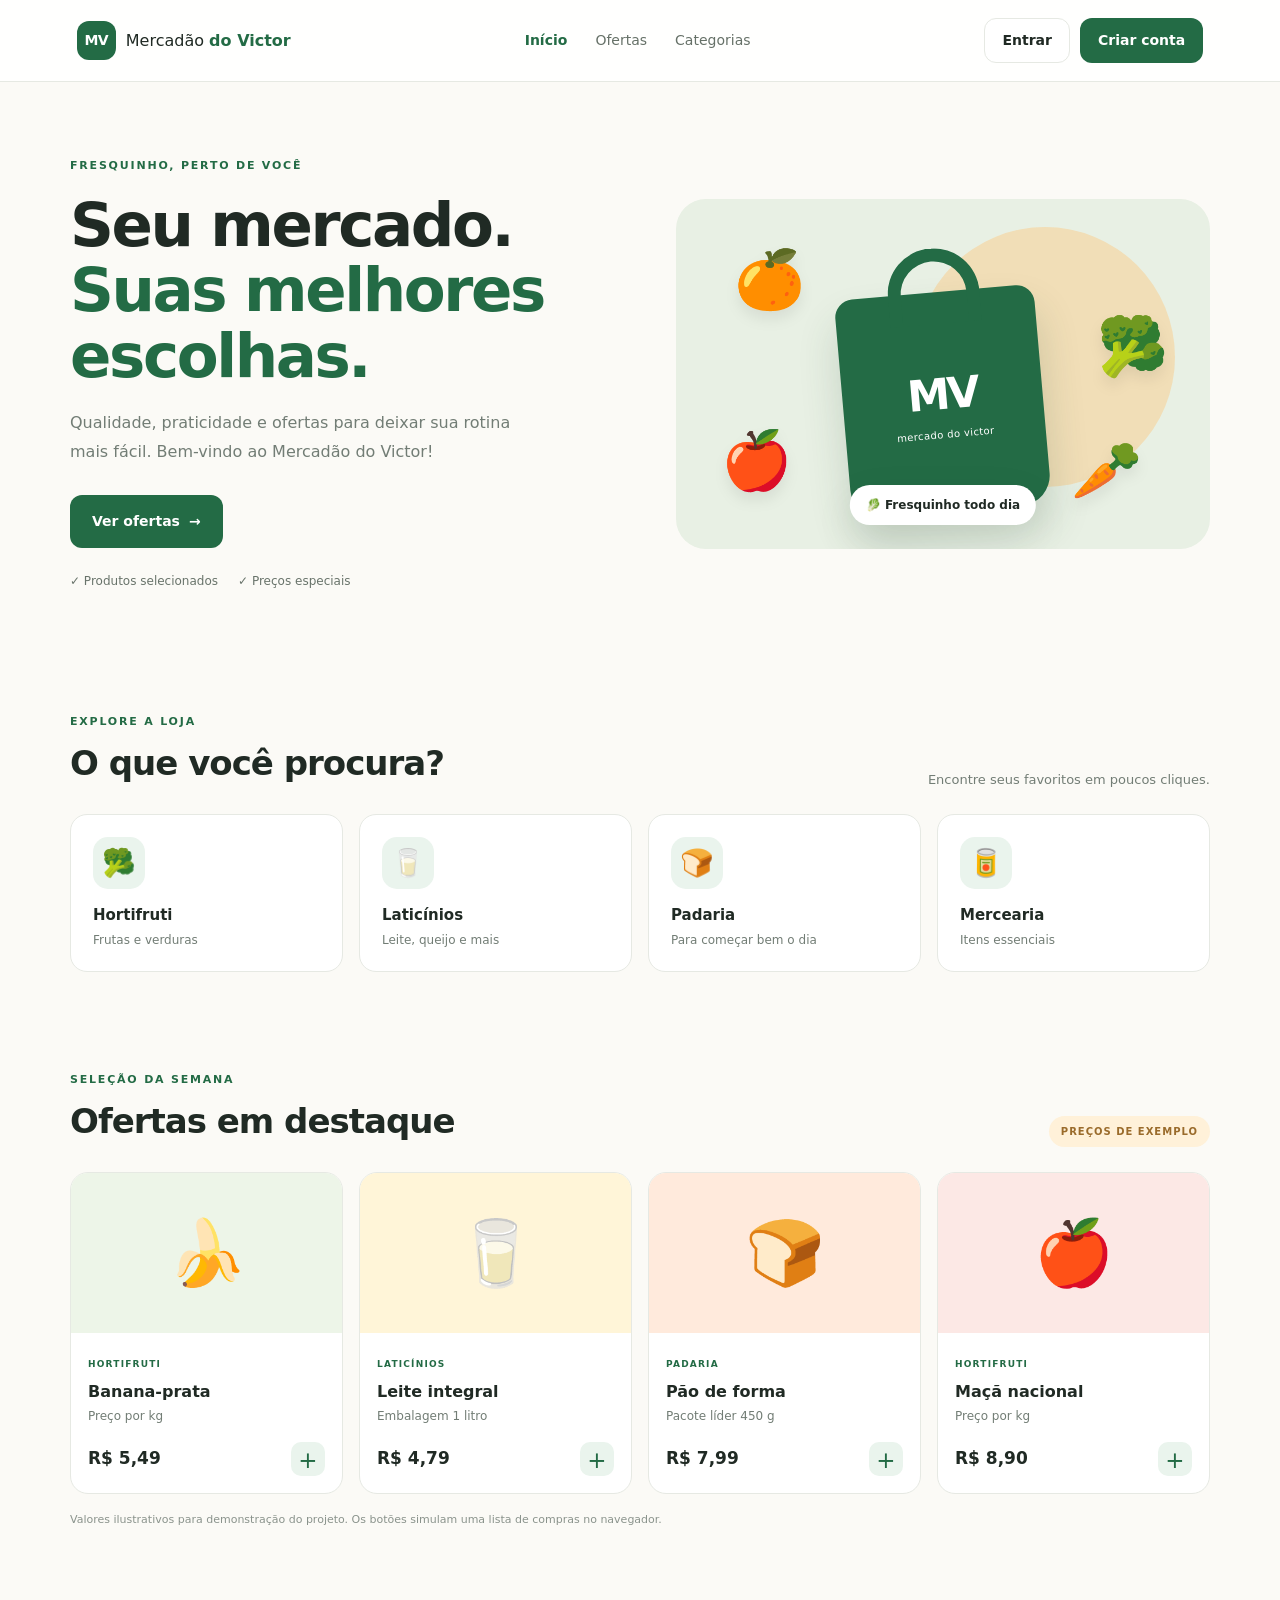
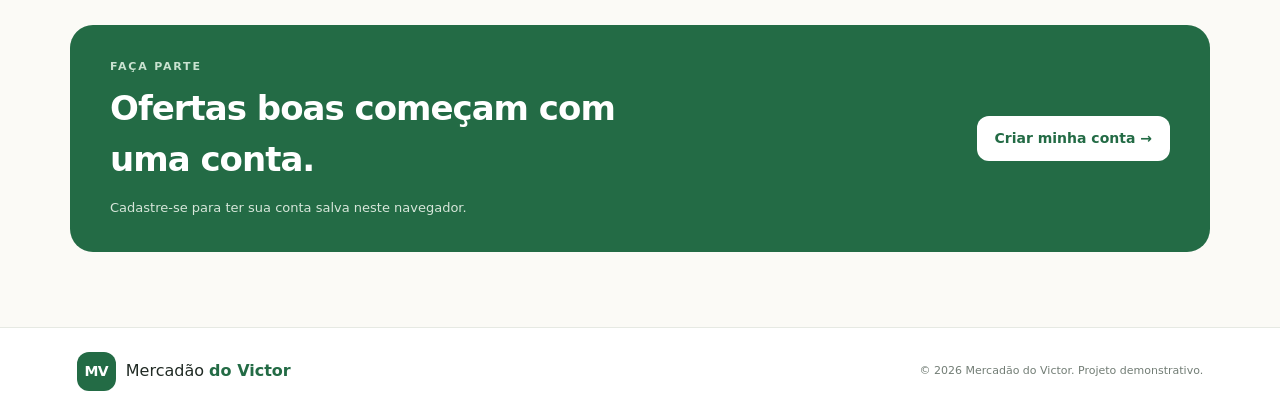
<file: index.html>
<!DOCTYPE html>
<html lang="pt-BR">
<head>
  <meta charset="UTF-8">
  <meta name="viewport" content="width=device-width, initial-scale=1.0">
  <meta name="description" content="Mercadão do Victor — ofertas e produtos para o seu dia a dia.">
  <title>Mercadão do Victor | Início</title>
  <link rel="stylesheet" href="css/style.css">
  <script src="js/app.js" defer></script>
</head>
<body>
  <header class="site-header">
    <a class="brand" href="index.html"><span class="brand-mark">MV</span><span>Mercadão <b>do Victor</b></span></a>
    <nav class="nav">
      <a class="active" href="index.html">Início</a>
      <a href="#ofertas">Ofertas</a>
      <a href="#categorias">Categorias</a>
    </nav>
    <div class="header-actions" id="headerActions">
      <a class="btn btn-outline" href="login.html">Entrar</a>
      <a class="btn btn-primary" href="cadastro.html">Criar conta</a>
    </div>
  </header>

  <main>
    <section class="hero">
      <div class="hero-copy">
        <span class="eyebrow">FRESQUINHO, PERTO DE VOCÊ</span>
        <h1>Seu mercado.<br><span>Suas melhores escolhas.</span></h1>
        <p>Qualidade, praticidade e ofertas para deixar sua rotina mais fácil. Bem-vindo ao Mercadão do Victor!</p>
        <a class="btn btn-primary btn-large" href="#ofertas">Ver ofertas <span aria-hidden="true">→</span></a>
        <div class="hero-points"><span>✓ Produtos selecionados</span><span>✓ Preços especiais</span></div>
      </div>
      <div class="hero-art" aria-label="Ilustração de sacola de compras com frutas e vegetais">
        <div class="sun"></div><div class="produce produce-one">🍊</div><div class="produce produce-two">🥦</div>
        <div class="produce produce-three">🍎</div><div class="produce produce-four">🥕</div>
        <div class="shopping-bag"><div class="bag-handle"></div><span>MV</span><small>mercado do victor</small></div>
        <div class="floating-note">🥬 Fresquinho todo dia</div>
      </div>
    </section>

    <section class="section" id="categorias">
      <div class="section-heading"><div><span class="eyebrow">EXPLORE A LOJA</span><h2>O que você procura?</h2></div><p>Encontre seus favoritos em poucos cliques.</p></div>
      <div class="category-grid">
        <a class="category-card" href="#ofertas"><span class="category-icon">🥦</span><strong>Hortifruti</strong><small>Frutas e verduras</small></a>
        <a class="category-card" href="#ofertas"><span class="category-icon">🥛</span><strong>Laticínios</strong><small>Leite, queijo e mais</small></a>
        <a class="category-card" href="#ofertas"><span class="category-icon">🍞</span><strong>Padaria</strong><small>Para começar bem o dia</small></a>
        <a class="category-card" href="#ofertas"><span class="category-icon">🥫</span><strong>Mercearia</strong><small>Itens essenciais</small></a>
      </div>
    </section>

    <section class="section offers-section" id="ofertas">
      <div class="section-heading"><div><span class="eyebrow">SELEÇÃO DA SEMANA</span><h2>Ofertas em destaque</h2></div><span class="offer-tag">PREÇOS DE EXEMPLO</span></div>
      <div class="product-grid">
        <article class="product-card"><div class="product-visual visual-green">🍌</div><div class="product-info"><span class="product-category">HORTIFRUTI</span><h3>Banana-prata</h3><p>Preço por kg</p><div class="product-bottom"><strong>R$ 5,49</strong><button class="add-btn" data-product="Banana-prata" aria-label="Adicionar Banana-prata">+</button></div></div></article>
        <article class="product-card"><div class="product-visual visual-yellow">🥛</div><div class="product-info"><span class="product-category">LATICÍNIOS</span><h3>Leite integral</h3><p>Embalagem 1 litro</p><div class="product-bottom"><strong>R$ 4,79</strong><button class="add-btn" data-product="Leite integral" aria-label="Adicionar Leite integral">+</button></div></div></article>
        <article class="product-card"><div class="product-visual visual-orange">🍞</div><div class="product-info"><span class="product-category">PADARIA</span><h3>Pão de forma</h3><p>Pacote  líder 450 g</p><div class="product-bottom"><strong>R$ 7,99</strong><button class="add-btn" data-product="Pão de forma" aria-label="Adicionar Pão de forma">+</button></div></div></article>
        <article class="product-card"><div class="product-visual visual-red">🍎</div><div class="product-info"><span class="product-category">HORTIFRUTI</span><h3>Maçã nacional</h3><p>Preço por kg</p><div class="product-bottom"><strong>R$ 8,90</strong><button class="add-btn" data-product="Maçã nacional" aria-label="Adicionar Maçã nacional">+</button></div></div></article>
      </div>
      <p class="demo-note">Valores ilustrativos para demonstração do projeto. Os botões simulam uma lista de compras no navegador.</p>
    </section>
    <section class="signup-banner"><div><span class="eyebrow">FAÇA PARTE</span><h2>Ofertas boas começam com uma conta.</h2><p>Cadastre-se para ter sua conta salva neste navegador.</p></div><a class="btn btn-light" href="cadastro.html">Criar minha conta →</a></section>
  </main>
  <footer class="footer"><a class="brand" href="index.html"><span class="brand-mark">MV</span><span>Mercadão <b>do Victor</b></span></a><p>© <span id="year"></span> Mercadão do Victor. Projeto demonstrativo.</p></footer>
  <div class="toast" id="toast" role="status" aria-live="polite"></div>
</body>
</html>
</file>
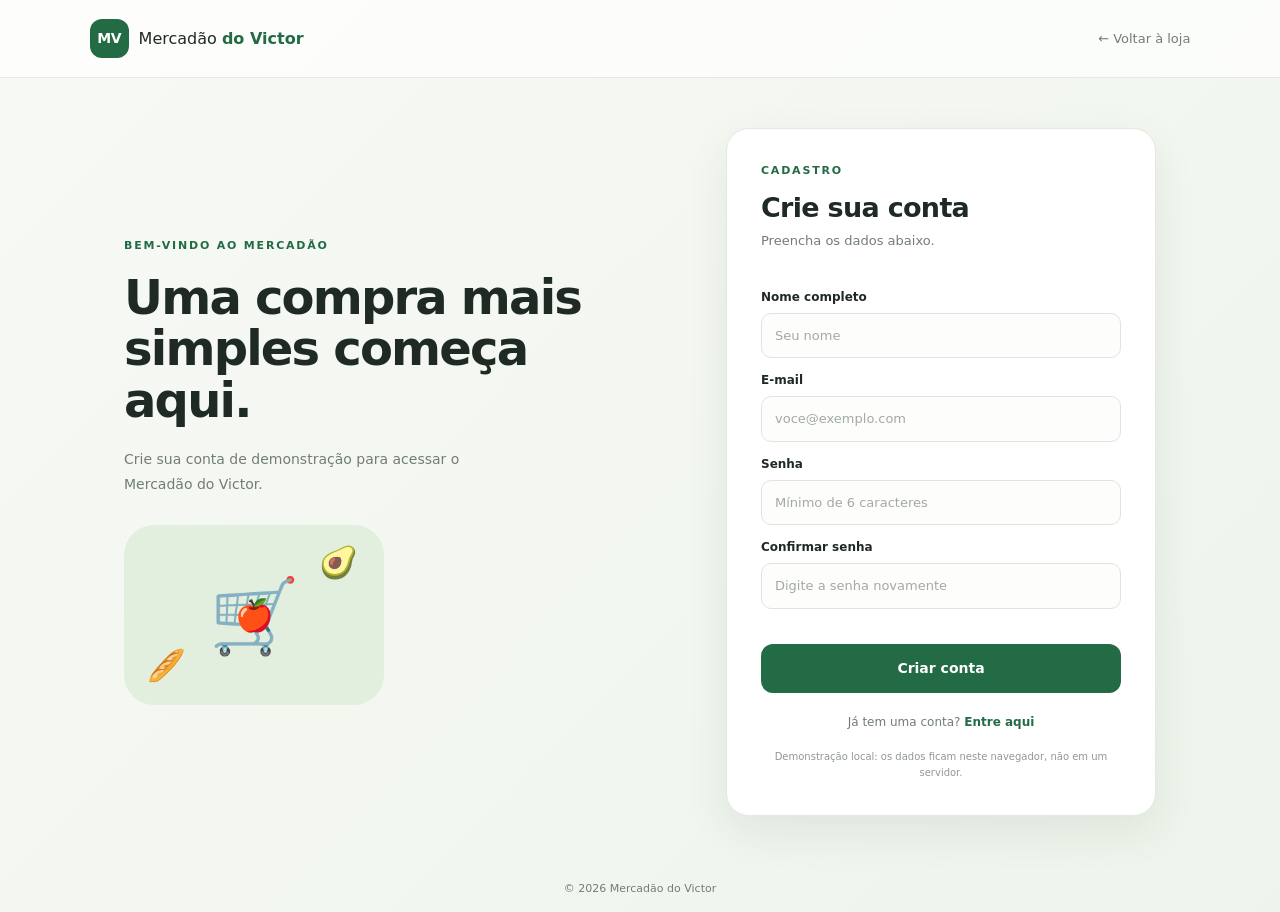
<file: cadastro.html>
<!DOCTYPE html>
<html lang="pt-BR">
<head>
  <meta charset="UTF-8">
  <meta name="viewport" content="width=device-width, initial-scale=1.0">
  <title>Criar conta | Mercadão do Victor</title>
  <link rel="stylesheet" href="css/style.css">
  <script src="js/app.js" defer></script>
</head>
<body class="auth-body">
  <header class="auth-header"><a class="brand" href="index.html"><span class="brand-mark">MV</span><span>Mercadão <b>do Victor</b></span></a><a class="back-link" href="index.html">← Voltar à loja</a></header>
  <main class="auth-layout">
    <section class="auth-intro"><span class="eyebrow">BEM-VINDO AO MERCADÃO</span><h1>Uma compra mais simples começa aqui.</h1><p>Crie sua conta de demonstração para acessar o Mercadão do Victor.</p><div class="auth-illustration">🛒<span>🍎</span><span>🥑</span><span>🥖</span></div></section>
    <section class="auth-card">
      <span class="eyebrow">CADASTRO</span><h2>Crie sua conta</h2><p class="muted">Preencha os dados abaixo.</p>
      <form id="registerForm" novalidate>
        <label for="name">Nome completo</label><input id="name" name="name" type="text" autocomplete="name" placeholder="Seu nome" required minlength="2">
        <label for="email">E-mail</label><input id="email" name="email" type="email" autocomplete="email" placeholder="voce@exemplo.com" required>
        <label for="password">Senha</label><input id="password" name="password" type="password" autocomplete="new-password" placeholder="Mínimo de 6 caracteres" required minlength="6">
        <label for="confirmPassword">Confirmar senha</label><input id="confirmPassword" name="confirmPassword" type="password" autocomplete="new-password" placeholder="Digite a senha novamente" required minlength="6">
        <p class="form-error" id="registerError" role="alert"></p>
        <button class="btn btn-primary btn-full" type="submit">Criar conta</button>
      </form>
      <p class="auth-switch">Já tem uma conta? <a href="login.html">Entre aqui</a></p>
      <p class="security-note">Demonstração local: os dados ficam neste navegador, não em um servidor.</p>
    </section>
  </main>
  <footer class="auth-footer">© <span id="year"></span> Mercadão do Victor</footer>
</body>
</html>
</file>
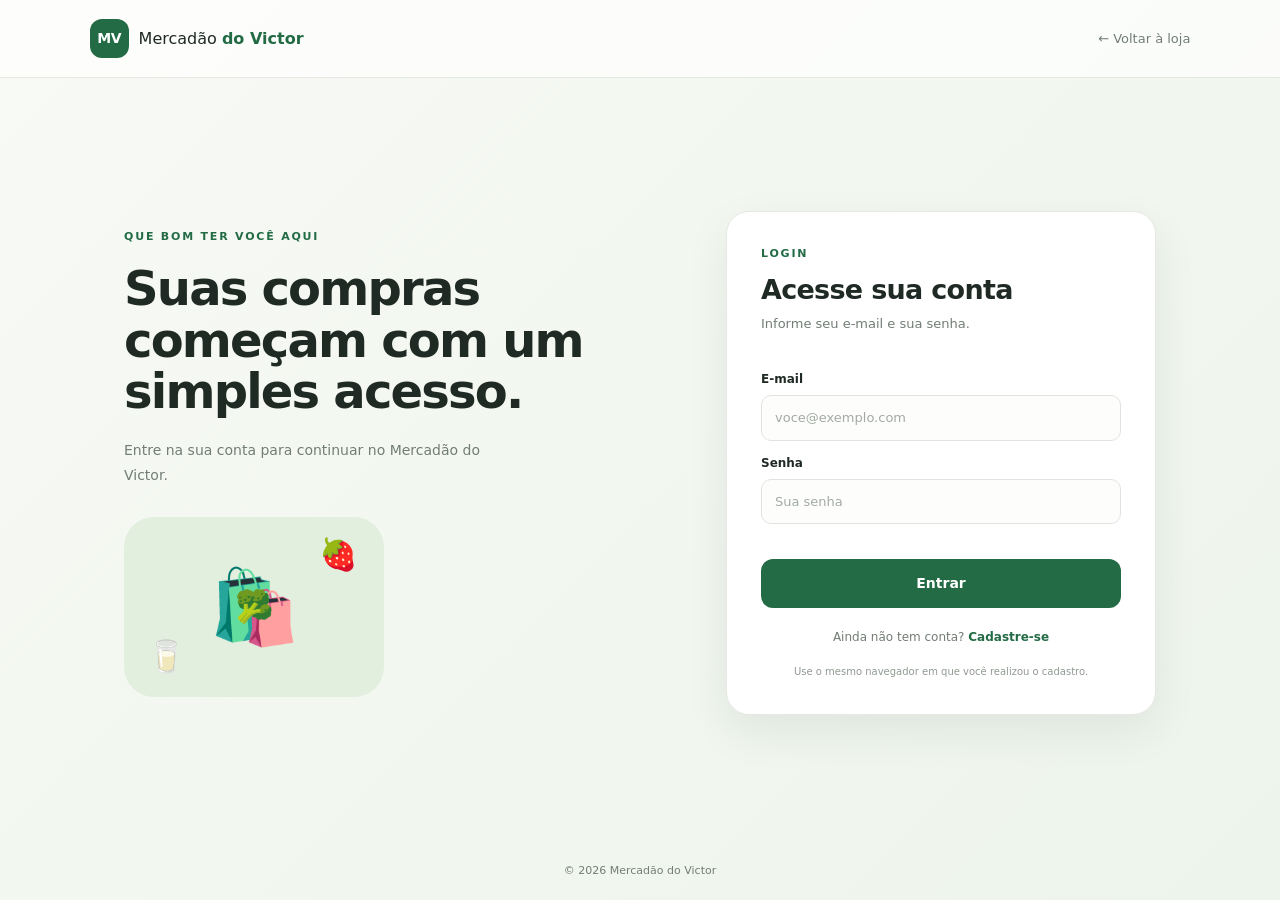
<file: login.html>
<!DOCTYPE html>
<html lang="pt-BR">
<head>
  <meta charset="UTF-8">
  <meta name="viewport" content="width=device-width, initial-scale=1.0">
  <title>Entrar | Mercadão do Victor</title>
  <link rel="stylesheet" href="css/style.css">
  <script src="js/app.js" defer></script>
</head>
<body class="auth-body">
  <header class="auth-header"><a class="brand" href="index.html"><span class="brand-mark">MV</span><span>Mercadão <b>do Victor</b></span></a><a class="back-link" href="index.html">← Voltar à loja</a></header>
  <main class="auth-layout login-layout">
    <section class="auth-intro"><span class="eyebrow">QUE BOM TER VOCÊ AQUI</span><h1>Suas compras começam com um simples acesso.</h1><p>Entre na sua conta para continuar no Mercadão do Victor.</p><div class="auth-illustration">🛍️<span>🥦</span><span>🍓</span><span>🥛</span></div></section>
    <section class="auth-card">
      <span class="eyebrow">LOGIN</span><h2>Acesse sua conta</h2><p class="muted">Informe seu e-mail e sua senha.</p>
      <form id="loginForm" novalidate>
        <label for="email">E-mail</label><input id="email" name="email" type="email" autocomplete="email" placeholder="voce@exemplo.com" required>
        <label for="password">Senha</label><input id="password" name="password" type="password" autocomplete="current-password" placeholder="Sua senha" required>
        <p class="form-error" id="loginError" role="alert"></p>
        <button class="btn btn-primary btn-full" type="submit">Entrar</button>
      </form>
      <p class="auth-switch">Ainda não tem conta? <a href="cadastro.html">Cadastre-se</a></p>
      <p class="security-note">Use o mesmo navegador em que você realizou o cadastro.</p>
    </section>
  </main>
  <footer class="auth-footer">© <span id="year"></span> Mercadão do Victor</footer>
</body>
</html>
</file>
<file: css/style.css>
:root{--green:#236b45;--green-dark:#174b32;--green-soft:#eaf4ed;--orange:#f2a64a;--ink:#202a24;--muted:#727d75;--paper:#fbfaf6;--white:#fff;--line:#e6e9e3;--radius:20px;--shadow:0 16px 44px rgba(25,56,38,.08)}
*{box-sizing:border-box}html{scroll-behavior:smooth}body{margin:0;background:var(--paper);color:var(--ink);font-family:Inter,ui-sans-serif,system-ui,-apple-system,BlinkMacSystemFont,"Segoe UI",sans-serif;line-height:1.5}a{color:inherit;text-decoration:none}button,input{font:inherit}.site-header{height:82px;display:flex;align-items:center;justify-content:space-between;padding:0 clamp(20px,6vw,92px);background:rgba(255,255,255,.92);border-bottom:1px solid var(--line);gap:24px}.brand{display:inline-flex;align-items:center;gap:10px;font-weight:500;white-space:nowrap}.brand b{color:var(--green)}.brand-mark{width:39px;height:39px;display:grid;place-items:center;background:var(--green);color:white;border-radius:12px;font-size:14px;font-weight:800;letter-spacing:-.5px}.nav{display:flex;align-items:center;gap:28px;color:#667168;font-size:14px}.nav a:hover,.nav a.active{color:var(--green);font-weight:650}.header-actions{display:flex;gap:10px;align-items:center}.btn{display:inline-flex;align-items:center;justify-content:center;gap:9px;border:1px solid transparent;border-radius:12px;padding:11px 17px;font-weight:650;font-size:14px;cursor:pointer;transition:transform .15s,background .15s}.btn:hover{transform:translateY(-1px)}.btn-primary{background:var(--green);color:white}.btn-primary:hover{background:var(--green-dark)}.btn-outline{border-color:var(--line);background:white}.btn-light{background:white;color:var(--green)}.btn-large{padding:15px 21px}.btn-full{width:100%;padding:13px}.hero{max-width:1240px;margin:auto;padding:76px clamp(20px,6vw,50px) 86px;display:grid;grid-template-columns:1.02fr .98fr;align-items:center;gap:50px;min-height:510px}.eyebrow{display:block;color:var(--green);font-size:11px;font-weight:800;letter-spacing:1.8px}.hero h1,.auth-intro h1{font-size:clamp(38px,5vw,61px);line-height:1.08;letter-spacing:-2.4px;margin:17px 0 20px}.hero h1 span{color:var(--green)}.hero-copy>p,.auth-intro>p{max-width:470px;color:var(--muted);font-size:16px;line-height:1.8;margin-bottom:28px}.hero-points{display:flex;gap:20px;flex-wrap:wrap;margin-top:24px;color:#68736a;font-size:12px}.hero-art{position:relative;min-height:350px;border-radius:30px;background:#e8f0e4;overflow:hidden;display:grid;place-items:center}.sun{position:absolute;width:260px;height:260px;background:#f5d9a9;border-radius:50%;top:28px;right:35px;opacity:.75}.shopping-bag{position:relative;margin-top:56px;width:200px;height:220px;background:var(--green);border-radius:18px 18px 30px 30px;transform:rotate(-5deg);box-shadow:0 25px 40px #294f3530;display:flex;align-items:center;justify-content:center;flex-direction:column;color:white}.bag-handle{position:absolute;top:-44px;width:92px;height:76px;border:13px solid var(--green);border-bottom:0;border-radius:60px 60px 0 0}.shopping-bag>span{font-weight:900;font-size:43px;letter-spacing:-3px}.shopping-bag small{font-size:10px;letter-spacing:.4px}.produce{position:absolute;z-index:2;font-size:57px;filter:drop-shadow(0 8px 7px #00000012)}.produce-one{top:38px;left:58px}.produce-two{top:105px;right:42px}.produce-three{bottom:45px;left:45px}.produce-four{bottom:35px;right:68px}.floating-note{position:absolute;bottom:24px;left:50%;transform:translateX(-50%);white-space:nowrap;background:white;padding:11px 16px;border-radius:30px;box-shadow:var(--shadow);font-size:12px;font-weight:650}.section{max-width:1240px;margin:auto;padding:38px clamp(20px,6vw,50px) 70px}.section-heading{display:flex;justify-content:space-between;align-items:end;gap:20px;margin-bottom:25px}.section-heading h2,.signup-banner h2{font-size:clamp(25px,3vw,34px);letter-spacing:-1px;margin:8px 0 0}.section-heading>p{color:var(--muted);font-size:13px;margin:0}.category-grid{display:grid;grid-template-columns:repeat(4,1fr);gap:16px}.category-card{display:flex;flex-direction:column;align-items:flex-start;background:white;border:1px solid var(--line);border-radius:17px;padding:22px;transition:transform .2s,border-color .2s}.category-card:hover{transform:translateY(-3px);border-color:#b7d0bd}.category-icon{display:grid;place-items:center;width:52px;height:52px;background:var(--green-soft);border-radius:15px;font-size:27px;margin-bottom:15px}.category-card strong{font-size:15px}.category-card small{color:var(--muted);font-size:12px;margin-top:4px}.offers-section{padding-top:30px}.offer-tag{font-size:10px;letter-spacing:1px;color:#9a6b2b;background:#fff1d9;border-radius:20px;padding:8px 12px;font-weight:800}.product-grid{display:grid;grid-template-columns:repeat(4,1fr);gap:16px}.product-card{background:white;border:1px solid var(--line);border-radius:18px;overflow:hidden}.product-visual{height:160px;display:grid;place-items:center;font-size:64px}.visual-green{background:#edf5e8}.visual-yellow{background:#fff5d8}.visual-orange{background:#ffeadc}.visual-red{background:#fce8e5}.product-info{padding:17px}.product-category{font-size:9px;letter-spacing:1.2px;font-weight:800;color:var(--green)}.product-info h3{font-size:16px;margin:6px 0 3px}.product-info p{font-size:12px;color:var(--muted);margin:0}.product-bottom{display:flex;justify-content:space-between;align-items:center;margin-top:17px}.product-bottom strong{font-size:17px}.add-btn{width:34px;height:34px;border:0;border-radius:10px;background:var(--green-soft);color:var(--green);font-size:23px;cursor:pointer}.add-btn:hover{background:var(--green);color:white}.demo-note{color:#8a938c;font-size:11px;margin-top:18px}.signup-banner{max-width:1140px;margin:15px auto 75px;padding:34px 40px;background:var(--green);color:white;border-radius:23px;display:flex;justify-content:space-between;align-items:center;gap:20px}.signup-banner .eyebrow{color:#c9e2d0}.signup-banner h2{max-width:540px}.signup-banner p{color:#d7e6da;font-size:13px;margin-bottom:0}.footer{border-top:1px solid var(--line);padding:24px clamp(20px,6vw,92px);display:flex;align-items:center;justify-content:space-between;gap:15px;background:white}.footer p,.auth-footer{color:var(--muted);font-size:11px}.toast{position:fixed;bottom:22px;left:50%;transform:translate(-50%,20px);padding:12px 18px;background:#202a24;color:white;border-radius:12px;font-size:13px;opacity:0;pointer-events:none;transition:all .2s;z-index:10}.toast.show{opacity:1;transform:translate(-50%,0)}
/* Telas de autenticação */.auth-body{min-height:100vh;background:linear-gradient(135deg,#f8faf5,#edf4eb)}.auth-header{height:78px;display:flex;align-items:center;justify-content:space-between;padding:0 clamp(20px,7vw,100px);background:#ffffffb8;border-bottom:1px solid #e6e9e3}.back-link{font-size:13px;color:var(--muted)}.back-link:hover{color:var(--green)}.auth-layout{max-width:1080px;margin:0 auto;padding:50px 24px;min-height:calc(100vh - 130px);display:grid;grid-template-columns:1fr 430px;align-items:center;gap:70px}.auth-intro h1{font-size:clamp(34px,4vw,48px);letter-spacing:-1.8px;max-width:500px}.auth-intro>p{font-size:14px;max-width:400px}.auth-illustration{position:relative;display:grid;place-items:center;margin-top:25px;width:260px;height:180px;background:#e2efdf;border-radius:30px;font-size:73px}.auth-illustration span{position:absolute;font-size:31px}.auth-illustration span:nth-child(2){top:14px;right:26px}.auth-illustration span:nth-child(3){bottom:17px;left:23px}.auth-illustration span:nth-child(4){bottom:18px;right:23px}.auth-card{padding:34px;background:white;border:1px solid var(--line);border-radius:23px;box-shadow:var(--shadow)}.auth-card h2{font-size:27px;letter-spacing:-.7px;margin:8px 0 3px}.muted{font-size:13px;color:var(--muted);margin:0 0 24px}.auth-card form{display:flex;flex-direction:column}.auth-card label{font-size:12px;font-weight:700;margin:13px 0 7px}.auth-card input{width:100%;padding:12px 13px;border:1px solid #dfe5de;border-radius:10px;outline:none;background:#fdfefc;font-size:13px}.auth-card input:focus{border-color:var(--green);box-shadow:0 0 0 3px #236b4518}.auth-card input::placeholder{color:#a2aaa3}.auth-card form .btn{margin-top:10px}.form-error{font-size:12px;color:#b42318;min-height:16px;margin:9px 0 0}.auth-switch{text-align:center;font-size:12px;color:var(--muted);margin:20px 0 0}.auth-switch a{font-weight:750;color:var(--green)}.security-note{font-size:10px;color:#909990;text-align:center;margin:18px 0 0;line-height:1.6}.auth-footer{text-align:center;padding:15px}.login-layout{padding-top:60px;padding-bottom:60px}
@media(max-width:850px){.site-header{padding:0 22px}.nav{gap:15px}.hero{gap:25px;padding-top:55px}.hero-art{min-height:300px}.category-grid,.product-grid{grid-template-columns:repeat(2,1fr)}.auth-layout{grid-template-columns:1fr 400px;gap:30px}.auth-card{padding:28px}.auth-intro h1{font-size:36px}}
@media(max-width:650px){.site-header{height:auto;min-height:74px;flex-wrap:wrap;padding:15px 18px;gap:12px}.nav{order:3;width:100%;justify-content:center;border-top:1px solid var(--line);padding-top:12px}.header-actions{gap:6px}.header-actions .btn{padding:9px 10px;font-size:12px}.brand{font-size:14px}.brand-mark{width:34px;height:34px}.hero{grid-template-columns:1fr;padding:45px 20px 50px;gap:35px}.hero h1{font-size:42px}.hero-art{min-height:300px}.section{padding:30px 20px 48px}.section-heading{align-items:flex-start;flex-direction:column}.section-heading>p{margin-top:-10px}.category-grid{gap:10px}.category-card{padding:15px}.product-grid{gap:10px}.product-visual{height:125px}.product-info{padding:13px}.product-bottom strong{font-size:15px}.signup-banner{margin:10px 18px 45px;padding:27px 23px;align-items:flex-start;flex-direction:column}.footer{flex-direction:column;align-items:flex-start}.auth-header{padding:0 18px}.auth-layout{grid-template-columns:1fr;padding:30px 18px;gap:25px}.auth-intro h1{font-size:34px;margin-bottom:10px}.auth-intro>p{margin-bottom:10px}.auth-illustration{display:none}.auth-card{padding:25px 21px}.auth-footer{padding-bottom:20px}}
@media(max-width:370px){.hero h1{font-size:36px}.category-card{padding:12px}.category-icon{width:44px;height:44px}.header-actions .btn-outline{display:none}}
</file>
